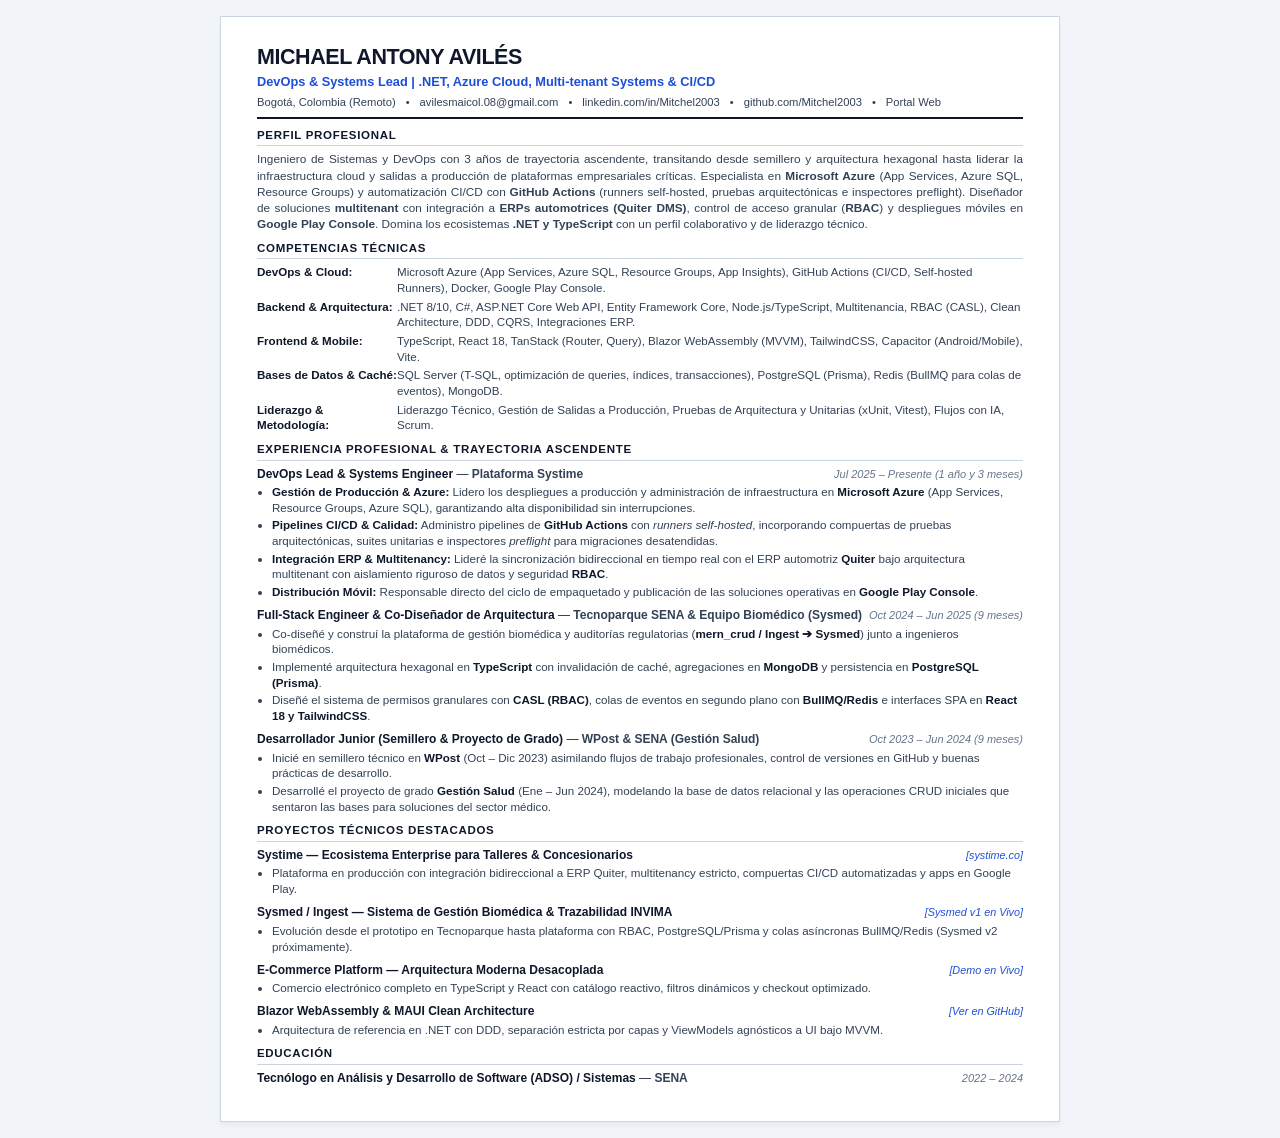
<file: cv_template.html>
<!DOCTYPE html>
<html lang="es">
<head>
  <meta charset="UTF-8">
  <meta name="viewport" content="width=device-width, initial-scale=1.0">
  <title>CV - Michael Antony Avilés | DevOps & Systems Engineer</title>
  <style>
    :root {
      --primary: #0f172a;
      --secondary: #334155;
      --accent: #1d4ed8;
      --text: #1e293b;
      --muted: #64748b;
      --border: #cbd5e1;
    }

    * {
      box-sizing: border-box;
      margin: 0;
      padding: 0;
    }

    body {
      font-family: -apple-system, BlinkMacSystemFont, "Segoe UI", Roboto, "Helvetica Neue", Arial, sans-serif;
      color: var(--text);
      background-color: #f1f5f9;
      line-height: 1.36;
      font-size: 12.6px;
      padding: 16px;
    }

    .page {
      max-width: 840px;
      margin: 0 auto;
      background: #ffffff;
      padding: 26px 36px;
      border: 1px solid var(--border);
      box-shadow: 0 4px 6px -1px rgba(0, 0, 0, 0.05);
    }

    header {
      border-bottom: 2px solid var(--primary);
      padding-bottom: 7px;
      margin-bottom: 9px;
    }

    h1 {
      font-size: 21.5px;
      color: var(--primary);
      font-weight: 800;
      letter-spacing: -0.02em;
      text-transform: uppercase;
    }

    .title {
      font-size: 12.8px;
      font-weight: 700;
      color: var(--accent);
      margin-top: 1px;
      margin-bottom: 4px;
    }

    .contact-bar {
      display: flex;
      flex-wrap: wrap;
      gap: 10px;
      font-size: 11.2px;
      color: var(--secondary);
    }

    .contact-bar a {
      color: var(--secondary);
      text-decoration: none;
      font-weight: 500;
    }

    .contact-bar a:hover {
      color: var(--accent);
      text-decoration: underline;
    }

    section {
      margin-bottom: 9px;
    }

    h2 {
      font-size: 11.5px;
      font-weight: 800;
      color: var(--primary);
      text-transform: uppercase;
      letter-spacing: 0.06em;
      border-bottom: 1px solid var(--border);
      padding-bottom: 2px;
      margin-bottom: 5px;
    }

    .summary {
      color: var(--secondary);
      text-align: justify;
      font-size: 11.8px;
    }

    .skills-grid {
      display: grid;
      grid-template-columns: 140px 1fr;
      row-gap: 2.8px;
      font-size: 11.6px;
    }

    .skill-cat {
      font-weight: 700;
      color: var(--primary);
    }

    .skill-list {
      color: var(--secondary);
    }

    .item {
      margin-bottom: 7.5px;
    }

    .item-header {
      display: flex;
      justify-content: space-between;
      align-items: baseline;
      font-size: 12px;
    }

    .role {
      font-weight: 700;
      color: var(--primary);
    }

    .company {
      font-weight: 600;
      color: var(--secondary);
    }

    .date-location {
      font-size: 11px;
      color: var(--muted);
      font-style: italic;
    }

    ul.bullets {
      list-style-type: disc;
      margin-left: 15px;
      margin-top: 2px;
      color: var(--secondary);
      font-size: 11.6px;
    }

    ul.bullets li {
      margin-bottom: 1.8px;
    }

    ul.bullets li strong {
      color: var(--primary);
    }

    .proj-link {
      font-size: 10.8px;
      color: var(--accent);
      text-decoration: none;
      margin-left: 5px;
    }

    .proj-link:hover {
      text-decoration: underline;
    }

    @media print {
      body {
        background: none;
        padding: 0;
      }

      .page {
        border: none;
        box-shadow: none;
        padding: 0;
        max-width: 100%;
      }

      @page {
        size: letter;
        margin: 0.7cm 0.9cm;
      }
    }
  </style>
</head>
<body>

  <div class="page">
    <header>
      <h1>Michael Antony Avilés</h1>
      <div class="title">DevOps & Systems Lead | .NET, Azure Cloud, Multi-tenant Systems & CI/CD</div>
      <div class="contact-bar">
        <span>Bogotá, Colombia (Remoto)</span>
        <span>•</span>
        <a href="mailto:avilesmaicol.08@gmail.com">avilesmaicol.08@gmail.com</a>
        <span>•</span>
        <a href="https://linkedin.com/in/Mitchel2003" target="_blank">linkedin.com/in/Mitchel2003</a>
        <span>•</span>
        <a href="https://github.com/Mitchel2003" target="_blank">github.com/Mitchel2003</a>
        <span>•</span>
        <a href="index.html">Portal Web</a>
      </div>
    </header>

    <section>
      <h2>Perfil Profesional</h2>
      <p class="summary">
        Ingeniero de Sistemas y DevOps con 3 años de trayectoria ascendente, transitando desde semillero y arquitectura hexagonal hasta liderar la infraestructura cloud y salidas a producción de plataformas empresariales críticas. Especialista en <strong>Microsoft Azure</strong> (App Services, Azure SQL, Resource Groups) y automatización CI/CD con <strong>GitHub Actions</strong> (runners self-hosted, pruebas arquitectónicas e inspectores preflight). Diseñador de soluciones <strong>multitenant</strong> con integración a <strong>ERPs automotrices (Quiter DMS)</strong>, control de acceso granular (<strong>RBAC</strong>) y despliegues móviles en <strong>Google Play Console</strong>. Domina los ecosistemas <strong>.NET y TypeScript</strong> con un perfil colaborativo y de liderazgo técnico.
      </p>
    </section>

    <section>
      <h2>Competencias Técnicas</h2>
      <div class="skills-grid">
        <div class="skill-cat">DevOps & Cloud:</div>
        <div class="skill-list">Microsoft Azure (App Services, Azure SQL, Resource Groups, App Insights), GitHub Actions (CI/CD, Self-hosted Runners), Docker, Google Play Console.</div>

        <div class="skill-cat">Backend & Arquitectura:</div>
        <div class="skill-list">.NET 8/10, C#, ASP.NET Core Web API, Entity Framework Core, Node.js/TypeScript, Multitenancia, RBAC (CASL), Clean Architecture, DDD, CQRS, Integraciones ERP.</div>

        <div class="skill-cat">Frontend & Mobile:</div>
        <div class="skill-list">TypeScript, React 18, TanStack (Router, Query), Blazor WebAssembly (MVVM), TailwindCSS, Capacitor (Android/Mobile), Vite.</div>

        <div class="skill-cat">Bases de Datos & Caché:</div>
        <div class="skill-list">SQL Server (T-SQL, optimización de queries, índices, transacciones), PostgreSQL (Prisma), Redis (BullMQ para colas de eventos), MongoDB.</div>

        <div class="skill-cat">Liderazgo & Metodología:</div>
        <div class="skill-list">Liderazgo Técnico, Gestión de Salidas a Producción, Pruebas de Arquitectura y Unitarias (xUnit, Vitest), Flujos con IA, Scrum.</div>
      </div>
    </section>

    <section>
      <h2>Experiencia Profesional & Trayectoria Ascendente</h2>

      <div class="item">
        <div class="item-header">
          <div>
            <span class="role">DevOps Lead & Systems Engineer</span> — <span class="company">Plataforma Systime</span>
          </div>
          <div class="date-location">Jul 2025 – Presente (1 año y 3 meses)</div>
        </div>
        <ul class="bullets">
          <li><strong>Gestión de Producción & Azure:</strong> Lidero los despliegues a producción y administración de infraestructura en <strong>Microsoft Azure</strong> (App Services, Resource Groups, Azure SQL), garantizando alta disponibilidad sin interrupciones.</li>
          <li><strong>Pipelines CI/CD & Calidad:</strong> Administro pipelines de <strong>GitHub Actions</strong> con <em>runners self-hosted</em>, incorporando compuertas de pruebas arquitectónicas, suites unitarias e inspectores <em>preflight</em> para migraciones desatendidas.</li>
          <li><strong>Integración ERP & Multitenancy:</strong> Lideré la sincronización bidireccional en tiempo real con el ERP automotriz <strong>Quiter</strong> bajo arquitectura multitenant con aislamiento riguroso de datos y seguridad <strong>RBAC</strong>.</li>
          <li><strong>Distribución Móvil:</strong> Responsable directo del ciclo de empaquetado y publicación de las soluciones operativas en <strong>Google Play Console</strong>.</li>
        </ul>
      </div>

      <div class="item">
        <div class="item-header">
          <div>
            <span class="role">Full-Stack Engineer & Co-Diseñador de Arquitectura</span> — <span class="company">Tecnoparque SENA & Equipo Biomédico (Sysmed)</span>
          </div>
          <div class="date-location">Oct 2024 – Jun 2025 (9 meses)</div>
        </div>
        <ul class="bullets">
          <li>Co-diseñé y construí la plataforma de gestión biomédica y auditorías regulatorias (<strong>mern_crud / Ingest ➔ Sysmed</strong>) junto a ingenieros biomédicos.</li>
          <li>Implementé arquitectura hexagonal en <strong>TypeScript</strong> con invalidación de caché, agregaciones en <strong>MongoDB</strong> y persistencia en <strong>PostgreSQL (Prisma)</strong>.</li>
          <li>Diseñé el sistema de permisos granulares con <strong>CASL (RBAC)</strong>, colas de eventos en segundo plano con <strong>BullMQ/Redis</strong> e interfaces SPA en <strong>React 18 y TailwindCSS</strong>.</li>
        </ul>
      </div>

      <div class="item">
        <div class="item-header">
          <div>
            <span class="role">Desarrollador Junior (Semillero & Proyecto de Grado)</span> — <span class="company">WPost & SENA (Gestión Salud)</span>
          </div>
          <div class="date-location">Oct 2023 – Jun 2024 (9 meses)</div>
        </div>
        <ul class="bullets">
          <li>Inicié en semillero técnico en <strong>WPost</strong> (Oct – Dic 2023) asimilando flujos de trabajo profesionales, control de versiones en GitHub y buenas prácticas de desarrollo.</li>
          <li>Desarrollé el proyecto de grado <strong>Gestión Salud</strong> (Ene – Jun 2024), modelando la base de datos relacional y las operaciones CRUD iniciales que sentaron las bases para soluciones del sector médico.</li>
        </ul>
      </div>
    </section>

    <section>
      <h2>Proyectos Técnicos Destacados</h2>

      <div class="item">
        <div class="item-header">
          <div>
            <span class="role">Systime — Ecosistema Enterprise para Talleres & Concesionarios</span>
          </div>
          <div class="date-location"><a href="https://systime.co/" target="_blank" class="proj-link">[systime.co]</a></div>
        </div>
        <ul class="bullets">
          <li>Plataforma en producción con integración bidireccional a ERP Quiter, multitenancy estricto, compuertas CI/CD automatizadas y apps en Google Play.</li>
        </ul>
      </div>

      <div class="item">
        <div class="item-header">
          <div>
            <span class="role">Sysmed / Ingest — Sistema de Gestión Biomédica & Trazabilidad INVIMA</span>
          </div>
          <div class="date-location"><a href="https://mern-crud-three-lemon.vercel.app" target="_blank" class="proj-link">[Sysmed v1 en Vivo]</a></div>
        </div>
        <ul class="bullets">
          <li>Evolución desde el prototipo en Tecnoparque hasta plataforma con RBAC, PostgreSQL/Prisma y colas asíncronas BullMQ/Redis (Sysmed v2 próximamente).</li>
        </ul>
      </div>

      <div class="item">
        <div class="item-header">
          <div>
            <span class="role">E-Commerce Platform — Arquitectura Moderna Desacoplada</span>
          </div>
          <div class="date-location"><a href="https://e-commerce-mauve-omega.vercel.app/" target="_blank" class="proj-link">[Demo en Vivo]</a></div>
        </div>
        <ul class="bullets">
          <li>Comercio electrónico completo en TypeScript y React con catálogo reactivo, filtros dinámicos y checkout optimizado.</li>
        </ul>
      </div>

      <div class="item">
        <div class="item-header">
          <div>
            <span class="role">Blazor WebAssembly & MAUI Clean Architecture</span>
          </div>
          <div class="date-location"><a href="https://github.com/Mitchel2003/Blazor-web-assembly" target="_blank" class="proj-link">[Ver en GitHub]</a></div>
        </div>
        <ul class="bullets">
          <li>Arquitectura de referencia en .NET con DDD, separación estricta por capas y ViewModels agnósticos a UI bajo MVVM.</li>
        </ul>
      </div>
    </section>

    <section>
      <h2>Educación</h2>
      <div class="item">
        <div class="item-header">
          <div>
            <span class="role">Tecnólogo en Análisis y Desarrollo de Software (ADSO) / Sistemas</span> — <span class="company">SENA</span>
          </div>
          <div class="date-location">2022 – 2024</div>
        </div>
      </div>
    </section>
  </div>

</body>
</html>
</file>
